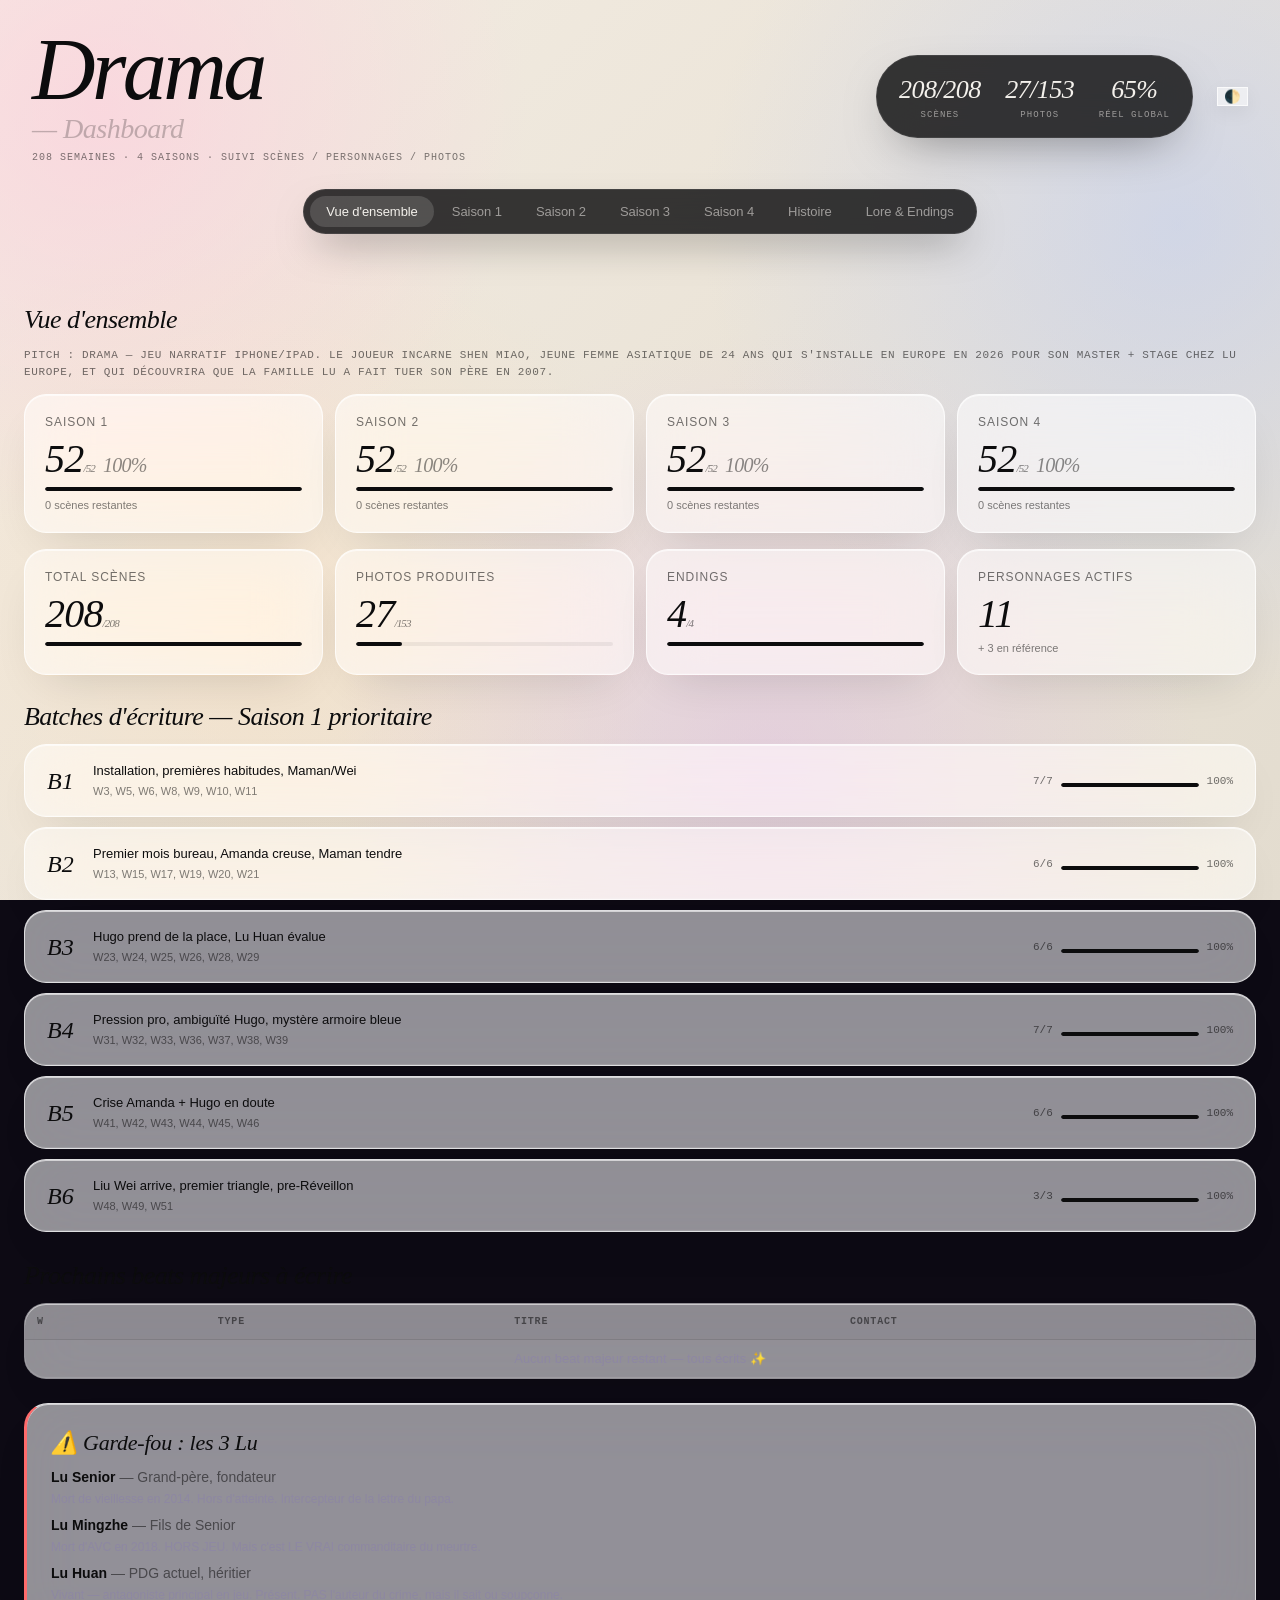
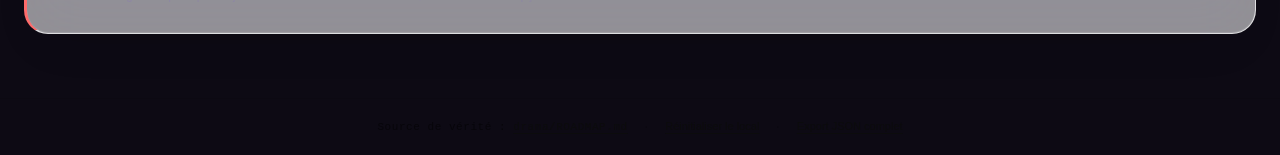
<file: index.html>
<!DOCTYPE html>
<html lang="fr">
<head>
  <meta charset="UTF-8">
  <meta name="viewport" content="width=device-width, initial-scale=1.0">
  <title>Drama — Dashboard de production</title>
  <link rel="stylesheet" href="css/style.css">
</head>
<body>
  <header class="topbar">
    <div class="title-block">
      <h1>Drama <span class="muted">— Dashboard</span></h1>
      <p class="subtitle">208 semaines · 4 saisons · suivi scènes / personnages / photos</p>
    </div>
    <div class="global-progress" id="globalProgress"></div>
    <button class="theme-toggle" id="themeToggle" aria-label="Basculer thème" title="Basculer thème glass / sombre">🌓</button>
  </header>

  <nav class="tabs" id="mainTabs">
    <button class="tab active" data-tab="overview">Vue d'ensemble</button>
    <button class="tab" data-tab="s1">Saison 1</button>
    <button class="tab" data-tab="s2">Saison 2</button>
    <button class="tab" data-tab="s3">Saison 3</button>
    <button class="tab" data-tab="s4">Saison 4</button>
    <button class="tab" data-tab="story">Histoire</button>
    <button class="tab" data-tab="lore">Lore &amp; Endings</button>
  </nav>

  <main id="content"></main>

  <footer class="footer">
    <span>Source de vérité : <a href="https://github.com/teiki5320/drama/blob/main/ROADMAP.md" target="_blank" rel="noopener">drama/ROADMAP.md</a></span>
    <span class="sep">·</span>
    <button id="resetLocal" class="link-btn" title="Efface les statuts photos / notes locaux">Réinitialiser le local</button>
    <span class="sep">·</span>
    <button id="exportAll" class="link-btn" title="Exporte l'état courant en JSON">Export JSON complet</button>
  </footer>

  <!-- Modale scène -->
  <div class="modal-backdrop" id="modalBackdrop" hidden>
    <div class="modal" id="modal">
      <button class="modal-close" id="modalClose">&times;</button>
      <div class="modal-body" id="modalBody"></div>
    </div>
  </div>

  <script src="js/data.js"></script>
  <script src="js/data-vn-extras.js"></script>
  <script src="js/data-vn-text-variants.js"></script>
  <script src="js/data-arcs-extras.js"></script>
  <script src="js/data-photos-extras.js"></script>
  <script src="js/story.js"></script>
  <script src="js/app.js"></script>
  <script src="js/data-story-subarcs.js"></script>
</body>
</html>
</file>
<file: css/style.css>
/* Drama Dashboard — thème sombre dramatique */

:root {
  --bg: #0d0a14;
  --bg-elev: #15111e;
  --bg-elev-2: #1d1729;
  --border: #2a2238;
  --border-strong: #3a304e;
  --text: #ece7f5;
  --text-muted: #8e88a3;
  --text-dim: #5d566f;
  --accent: #e94f8e;
  --accent-2: #b48bff;
  --accent-3: #6dd2ff;
  --ok: #5dd39e;
  --warn: #ffb454;
  --danger: #ff6b6b;
  --major: #e94f8e;
  --chitchat: #6dd2ff;
  --cinematic: #ffd166;
  --empty: #5d566f;
  --radius: 10px;
  --radius-sm: 6px;
  --shadow: 0 4px 24px rgba(0,0,0,0.4);
  --font-mono: ui-monospace, "SF Mono", Menlo, monospace;
}

* { box-sizing: border-box; }

html, body {
  margin: 0;
  padding: 0;
  background: var(--bg);
  color: var(--text);
  font-family: -apple-system, BlinkMacSystemFont, "Segoe UI", Roboto, Helvetica, Arial, sans-serif;
  font-size: 14px;
  line-height: 1.5;
  min-height: 100vh;
}

a { color: var(--accent-2); text-decoration: none; }
a:hover { text-decoration: underline; }

.topbar {
  display: flex;
  align-items: center;
  justify-content: space-between;
  padding: 18px 24px;
  background: linear-gradient(135deg, #1a1428 0%, #15111e 100%);
  border-bottom: 1px solid var(--border);
  flex-wrap: wrap;
  gap: 16px;
}

.title-block h1 {
  margin: 0;
  font-size: 22px;
  font-weight: 700;
  letter-spacing: -0.3px;
}
.muted { color: var(--text-muted); font-weight: 400; }
.subtitle { margin: 2px 0 0; color: var(--text-muted); font-size: 12px; }

.global-progress {
  display: flex;
  gap: 14px;
  align-items: center;
  flex-wrap: wrap;
}

.kpi {
  display: flex;
  flex-direction: column;
  align-items: flex-end;
  min-width: 70px;
}
.kpi-value {
  font-family: var(--font-mono);
  font-size: 18px;
  font-weight: 700;
  color: var(--accent);
}
.kpi-label {
  font-size: 10px;
  color: var(--text-muted);
  text-transform: uppercase;
  letter-spacing: 0.6px;
}

.tabs {
  display: flex;
  gap: 2px;
  padding: 0 24px;
  background: var(--bg-elev);
  border-bottom: 1px solid var(--border);
  overflow-x: auto;
}
.tab {
  background: transparent;
  border: 0;
  color: var(--text-muted);
  padding: 12px 18px;
  font-size: 13px;
  font-weight: 600;
  cursor: pointer;
  border-bottom: 2px solid transparent;
  transition: color 0.15s, border-color 0.15s;
  white-space: nowrap;
}
.tab:hover { color: var(--text); }
.tab.active {
  color: var(--accent);
  border-bottom-color: var(--accent);
}

.subtabs {
  display: flex;
  gap: 8px;
  padding: 12px 0 16px;
  border-bottom: 1px solid var(--border);
  margin-bottom: 18px;
  flex-wrap: wrap;
}
.subtab {
  background: var(--bg-elev);
  border: 1px solid var(--border);
  color: var(--text-muted);
  padding: 6px 14px;
  font-size: 12px;
  font-weight: 600;
  border-radius: 999px;
  cursor: pointer;
  transition: all 0.15s;
}
.subtab:hover { color: var(--text); border-color: var(--border-strong); }
.subtab.active {
  background: var(--accent);
  color: #fff;
  border-color: var(--accent);
}

main {
  padding: 24px;
  max-width: 1400px;
  margin: 0 auto;
}

.section { display: none; }
.section.active { display: block; }

.section-title {
  font-size: 18px;
  font-weight: 700;
  margin: 0 0 12px;
}
.section-subtitle {
  color: var(--text-muted);
  font-size: 13px;
  margin: 0 0 20px;
}

.cards-grid {
  display: grid;
  grid-template-columns: repeat(auto-fit, minmax(220px, 1fr));
  gap: 14px;
  margin-bottom: 28px;
}
.card {
  background: var(--bg-elev);
  border: 1px solid var(--border);
  border-radius: var(--radius);
  padding: 16px;
}
.card h3 {
  margin: 0 0 8px;
  font-size: 13px;
  font-weight: 600;
  color: var(--text-muted);
  text-transform: uppercase;
  letter-spacing: 0.5px;
}
.card .big {
  font-family: var(--font-mono);
  font-size: 28px;
  font-weight: 700;
  color: var(--text);
}
.card .pct { color: var(--accent); font-size: 16px; margin-left: 6px; }

.progress-bar {
  height: 6px;
  background: var(--bg-elev-2);
  border-radius: 3px;
  overflow: hidden;
  margin-top: 8px;
}
.progress-bar > span {
  display: block;
  height: 100%;
  background: linear-gradient(90deg, var(--accent), var(--accent-2));
  transition: width 0.4s;
}

.filters {
  display: flex;
  gap: 8px;
  flex-wrap: wrap;
  margin-bottom: 16px;
  padding: 10px;
  background: var(--bg-elev);
  border: 1px solid var(--border);
  border-radius: var(--radius);
}
.filters label {
  display: flex;
  align-items: center;
  gap: 6px;
  font-size: 12px;
  color: var(--text-muted);
}
.filters select, .filters input[type="search"] {
  background: var(--bg-elev-2);
  border: 1px solid var(--border);
  color: var(--text);
  padding: 5px 10px;
  border-radius: var(--radius-sm);
  font-size: 12px;
  font-family: inherit;
}
.filters input[type="search"] { min-width: 180px; }
.filters .chip-counts {
  margin-left: auto;
  display: flex;
  gap: 8px;
  font-size: 11px;
}
.chip {
  background: var(--bg-elev-2);
  border: 1px solid var(--border);
  padding: 3px 9px;
  border-radius: 999px;
  font-size: 11px;
}

.timeline-table {
  width: 100%;
  border-collapse: collapse;
  background: var(--bg-elev);
  border: 1px solid var(--border);
  border-radius: var(--radius);
  overflow: hidden;
  font-size: 13px;
}
.timeline-table thead th {
  background: var(--bg-elev-2);
  text-align: left;
  padding: 10px 12px;
  font-weight: 600;
  font-size: 11px;
  text-transform: uppercase;
  letter-spacing: 0.5px;
  color: var(--text-muted);
  border-bottom: 1px solid var(--border);
}
.timeline-table tbody tr {
  border-bottom: 1px solid var(--border);
  cursor: pointer;
  transition: background 0.1s;
}
.timeline-table tbody tr:hover { background: var(--bg-elev-2); }
.timeline-table tbody tr:last-child { border-bottom: 0; }
.timeline-table td { padding: 9px 12px; vertical-align: middle; }
.timeline-table .col-w { font-family: var(--font-mono); color: var(--text-muted); width: 45px; }
.timeline-table .col-type { width: 28px; text-align: center; }
.timeline-table .col-batch { font-family: var(--font-mono); color: var(--text-muted); width: 38px; font-size: 11px; }
.timeline-table .col-status { width: 60px; text-align: center; }
.timeline-table .row-major { background: rgba(233, 79, 142, 0.05); }
.timeline-table .row-cinematic { background: rgba(255, 209, 102, 0.06); }
.timeline-table .row-todo .col-w { color: var(--warn); }

.scene-id-tag {
  display: inline-block;
  background: var(--bg-elev-2);
  color: var(--text-muted);
  padding: 1px 6px;
  border-radius: 4px;
  font-family: var(--font-mono);
  font-size: 10px;
  margin-left: 6px;
}

.badge {
  display: inline-block;
  padding: 2px 8px;
  border-radius: 999px;
  font-size: 11px;
  font-weight: 600;
}
.badge-done { background: rgba(93, 211, 158, 0.15); color: var(--ok); }
.badge-todo { background: rgba(255, 180, 84, 0.15); color: var(--warn); }
.badge-produced { background: rgba(93, 211, 158, 0.15); color: var(--ok); }
.badge-shoot { background: rgba(255, 107, 107, 0.18); color: var(--danger); }
.badge-raw { background: rgba(109, 210, 255, 0.15); color: var(--accent-3); }
.badge-retouched { background: rgba(180, 139, 255, 0.18); color: var(--accent-2); }
.badge-validated { background: rgba(93, 211, 158, 0.18); color: var(--ok); }

.type-icon { font-size: 14px; display: inline-block; }
.type-major { color: var(--major); }
.type-chitchat { color: var(--chitchat); }
.type-cinematic { color: var(--cinematic); }
.type-empty { color: var(--empty); }

.persona-grid {
  display: grid;
  grid-template-columns: repeat(auto-fill, minmax(260px, 1fr));
  gap: 12px;
}
.persona-card {
  background: var(--bg-elev);
  border: 1px solid var(--border);
  border-radius: var(--radius);
  padding: 14px;
  border-left: 3px solid var(--accent);
}
.persona-card.faction-famille { border-left-color: var(--ok); }
.persona-card.faction-romance { border-left-color: var(--accent); }
.persona-card.faction-lu { border-left-color: var(--danger); }
.persona-card.faction-mystere { border-left-color: var(--accent-2); }
.persona-card.faction-protagoniste { border-left-color: var(--accent-3); }
.persona-card.faction-reference { border-left-color: var(--text-dim); opacity: 0.7; }

.persona-card h3 {
  margin: 0 0 4px;
  font-size: 15px;
  display: flex;
  align-items: center;
  gap: 8px;
  flex-wrap: wrap;
}
.persona-card .role { color: var(--text-muted); font-size: 12px; margin-bottom: 8px; }
.persona-card .desc { font-size: 12px; color: var(--text); margin-bottom: 8px; }
.persona-card .meta {
  display: flex;
  gap: 10px;
  font-size: 11px;
  color: var(--text-muted);
  font-family: var(--font-mono);
}
.persona-card .seasons-dots { display: flex; gap: 3px; }
.persona-card .seasons-dots span {
  width: 14px; height: 14px;
  display: inline-flex;
  align-items: center; justify-content: center;
  background: var(--bg-elev-2);
  border-radius: 50%;
  font-size: 9px;
  color: var(--text-muted);
}
.persona-card .seasons-dots span.on { background: var(--accent); color: #fff; }

.photos-grid {
  display: grid;
  grid-template-columns: repeat(auto-fill, minmax(220px, 1fr));
  gap: 14px;
}
.photo-card {
  background: var(--bg-elev);
  border: 1px solid var(--border);
  border-radius: var(--radius);
  overflow: hidden;
  display: flex;
  flex-direction: column;
}
.photo-thumb {
  aspect-ratio: 4/3;
  background: var(--bg-elev-2);
  position: relative;
  display: flex;
  align-items: center;
  justify-content: center;
  overflow: hidden;
}
.photo-thumb img { width: 100%; height: 100%; object-fit: cover; }
.photo-thumb .placeholder { font-size: 32px; color: var(--text-dim); }
.photo-thumb .kind-tag {
  position: absolute;
  top: 8px; left: 8px;
  background: rgba(0,0,0,0.6);
  color: #fff;
  padding: 2px 6px;
  border-radius: 3px;
  font-size: 10px;
  text-transform: uppercase;
  font-weight: 600;
  letter-spacing: 0.4px;
}
.photo-card .photo-body {
  padding: 10px 12px;
  display: flex;
  flex-direction: column;
  gap: 6px;
  flex: 1;
}
.photo-card .photo-desc { font-size: 12px; flex: 1; }
.photo-card .photo-meta {
  display: flex;
  justify-content: space-between;
  align-items: center;
  font-size: 11px;
  color: var(--text-muted);
}
.photo-card select.status-select {
  background: var(--bg-elev-2);
  border: 1px solid var(--border);
  color: var(--text);
  padding: 4px 8px;
  border-radius: var(--radius-sm);
  font-size: 11px;
}

.modal-backdrop {
  position: fixed;
  inset: 0;
  background: rgba(0,0,0,0.7);
  display: flex;
  align-items: center;
  justify-content: center;
  z-index: 100;
  padding: 20px;
}
.modal-backdrop[hidden] { display: none; }
.modal {
  background: var(--bg-elev);
  border: 1px solid var(--border);
  border-radius: var(--radius);
  max-width: 600px;
  width: 100%;
  max-height: 80vh;
  overflow-y: auto;
  padding: 24px;
  position: relative;
  box-shadow: var(--shadow);
}
.modal-close {
  position: absolute;
  top: 10px; right: 14px;
  background: transparent;
  border: 0;
  color: var(--text-muted);
  font-size: 26px;
  cursor: pointer;
  line-height: 1;
}
.modal-close:hover { color: var(--text); }
.modal h2 { margin: 0 0 4px; font-size: 18px; }
.modal .modal-sub { color: var(--text-muted); margin: 0 0 18px; font-size: 12px; }
.modal pre {
  background: var(--bg);
  border: 1px solid var(--border);
  padding: 12px;
  border-radius: var(--radius-sm);
  overflow-x: auto;
  font-size: 11px;
  font-family: var(--font-mono);
  color: var(--accent-3);
}
.modal textarea {
  width: 100%;
  min-height: 80px;
  background: var(--bg);
  color: var(--text);
  border: 1px solid var(--border);
  border-radius: var(--radius-sm);
  padding: 8px;
  font-family: inherit;
  font-size: 12px;
  resize: vertical;
}

.lore-grid {
  display: grid;
  grid-template-columns: repeat(auto-fit, minmax(280px, 1fr));
  gap: 14px;
  margin-bottom: 28px;
}
.lore-card {
  background: var(--bg-elev);
  border: 1px solid var(--border);
  border-radius: var(--radius);
  padding: 16px;
}
.lore-card h3 { margin: 0 0 8px; font-size: 16px; }
.lore-card .warn {
  margin-top: 10px;
  padding: 8px 10px;
  background: rgba(255, 107, 107, 0.1);
  border-left: 3px solid var(--danger);
  border-radius: var(--radius-sm);
  font-size: 12px;
  color: var(--danger);
}
.lore-card .role { color: var(--text-muted); font-size: 12px; margin-bottom: 4px; }

.timeline-history {
  background: var(--bg-elev);
  border: 1px solid var(--border);
  border-radius: var(--radius);
  padding: 16px;
}
.timeline-history li { margin-bottom: 6px; }
.timeline-history strong { color: var(--accent); font-family: var(--font-mono); }

.endings-grid {
  display: grid;
  grid-template-columns: repeat(auto-fit, minmax(180px, 1fr));
  gap: 12px;
}
.ending-card {
  background: var(--bg-elev);
  border: 1px solid var(--border);
  border-radius: var(--radius);
  padding: 16px;
  text-align: center;
}
.ending-card .em { font-size: 32px; }
.ending-card h4 { margin: 4px 0; }
.ending-card .desc { color: var(--text-muted); font-size: 12px; }

.batches-list { display: flex; flex-direction: column; gap: 10px; margin-bottom: 24px; }
.batch-row {
  background: var(--bg-elev);
  border: 1px solid var(--border);
  border-radius: var(--radius);
  padding: 12px 14px;
  display: flex;
  align-items: center;
  gap: 14px;
  flex-wrap: wrap;
}
.batch-row .batch-id {
  font-family: var(--font-mono);
  font-weight: 700;
  color: var(--accent);
  width: 32px;
}
.batch-row .batch-theme { flex: 1; font-size: 13px; }
.batch-row .batch-progress {
  display: flex;
  align-items: center;
  gap: 8px;
  font-family: var(--font-mono);
  font-size: 12px;
  color: var(--text-muted);
  min-width: 200px;
}
.batch-row .progress-bar { flex: 1; }

.footer {
  text-align: center;
  padding: 20px;
  color: var(--text-muted);
  font-size: 12px;
  border-top: 1px solid var(--border);
  margin-top: 40px;
}
.footer .sep { margin: 0 8px; color: var(--text-dim); }
.link-btn {
  background: transparent;
  border: 0;
  color: var(--accent-2);
  cursor: pointer;
  font-size: inherit;
  padding: 0;
}
.link-btn:hover { text-decoration: underline; }

.note-area {
  width: 100%;
  margin-top: 8px;
  min-height: 60px;
  background: var(--bg);
  border: 1px solid var(--border);
  color: var(--text);
  padding: 8px;
  border-radius: var(--radius-sm);
  font-family: inherit;
  font-size: 12px;
}

/* ===== Story (onglet Histoire) ===== */
.story-acte {
  background: var(--bg-elev);
  border: 1px solid var(--border);
  border-radius: var(--radius);
  padding: 22px 26px;
  margin-bottom: 18px;
  border-left: 3px solid var(--accent);
}
.story-acte-title {
  margin: 0 0 4px;
  font-size: 17px;
  font-weight: 700;
  color: var(--accent);
}
.story-acte-range {
  margin: 0 0 14px;
  font-size: 12px;
  color: var(--text-muted);
  font-family: var(--font-mono);
}
.story-paragraph {
  margin: 0 0 12px;
  font-size: 14px;
  line-height: 1.7;
  color: var(--text);
  text-align: justify;
}
.story-paragraph:last-child { margin-bottom: 0; }

@media (max-width: 640px) {
  .topbar { flex-direction: column; align-items: flex-start; }
  .global-progress { width: 100%; }
  main { padding: 14px; }
  .timeline-table { font-size: 12px; }
  .timeline-table .col-batch { display: none; }
  .story-acte { padding: 16px; }
  .story-paragraph { text-align: left; }
}

/* ============================================================
   GLASS BENTO LIGHT THEME — body[data-theme="glass"]
   Editorial : Instrument Serif italic + Inter Tight, palette
   ink/paper/cream, glass cards, dark accents, bento sizes.
   v2 : titre réduit, paddings serrés, glass renforcé, % réel.
   ============================================================ */

@import url('https://fonts.googleapis.com/css2?family=Instrument+Serif:ital@0;1&family=Inter+Tight:wght@300;400;500;600;700&family=JetBrains+Mono:wght@400;500&display=swap');

body[data-theme="glass"] {
  --ink: #0c0c0d;
  --ink-soft: #2a2a2d;
  --paper: #f4f1ec;
  --paper-soft: #e9e5dd;
  --line: rgba(12, 12, 13, 0.10);
  --line-soft: rgba(12, 12, 13, 0.06);
  --glass-light: rgba(255, 255, 255, 0.55);
  --glass-light-border: rgba(255, 255, 255, 0.7);
  --glass-dark: rgba(20, 20, 22, 0.85);
  --glass-dark-border: rgba(255, 255, 255, 0.08);
  --display-font: "Instrument Serif", Georgia, serif;
  --sans-font: "Inter Tight", -apple-system, BlinkMacSystemFont, "Segoe UI", sans-serif;
  --mono-font: "JetBrains Mono", ui-monospace, "SF Mono", monospace;

  background:
    radial-gradient(circle at 8% 12%, rgba(255, 200, 220, 0.55), transparent 30%),
    radial-gradient(circle at 92% 25%, rgba(180, 200, 250, 0.45), transparent 35%),
    radial-gradient(circle at 60% 85%, rgba(220, 180, 230, 0.4), transparent 40%),
    radial-gradient(circle at 20% 70%, rgba(255, 220, 180, 0.35), transparent 35%),
    linear-gradient(135deg, #f4ede3 0%, #ebe4d8 50%, #e3dccf 100%);
  background-attachment: fixed;
  color: var(--ink);
  font-family: var(--sans-font);
  min-height: 100vh;
}
body[data-theme="glass"]::before {
  content: '';
  position: fixed;
  inset: 0;
  background:
    radial-gradient(ellipse at 30% 15%, rgba(255, 230, 240, 0.3), transparent 55%),
    radial-gradient(ellipse at 80% 85%, rgba(220, 230, 255, 0.3), transparent 55%);
  z-index: -1;
  pointer-events: none;
}

/* ----- Topbar : editorial title (serré) ----- */
body[data-theme="glass"] .topbar {
  background: transparent;
  border-bottom: 0;
  padding: 28px 32px 12px;
  align-items: center;
  justify-content: space-between;
  flex-wrap: wrap;
  gap: 24px;
}
body[data-theme="glass"] .title-block {
  flex: 1;
  min-width: 0;
}
body[data-theme="glass"] .title-block h1 {
  font-family: var(--display-font);
  font-style: italic;
  font-weight: 400;
  font-size: clamp(44px, 7vw, 88px);
  line-height: 0.95;
  letter-spacing: -0.04em;
  color: var(--ink);
  margin: 0;
  font-feature-settings: "ss01";
}
body[data-theme="glass"] .title-block h1 .muted {
  display: block;
  font-style: italic;
  font-family: var(--display-font);
  font-size: 0.32em;
  font-weight: 400;
  opacity: 0.45;
  margin-top: 4px;
  letter-spacing: -0.02em;
}
body[data-theme="glass"] .subtitle {
  font-family: var(--mono-font);
  font-size: 10px;
  text-transform: uppercase;
  letter-spacing: 0.10em;
  color: rgba(0, 0, 0, 0.5);
  margin-top: 8px;
}
body[data-theme="glass"] .muted { color: rgba(0, 0, 0, 0.5); }

/* ----- KPI block as dark glass pill (compact) ----- */
body[data-theme="glass"] .global-progress {
  background: var(--glass-dark);
  color: var(--paper);
  padding: 14px 22px;
  border-radius: 100px;
  gap: 24px;
  border: 1px solid var(--glass-dark-border);
  backdrop-filter: blur(20px) saturate(140%);
  -webkit-backdrop-filter: blur(20px) saturate(140%);
  box-shadow: 0 18px 50px -22px rgba(0, 0, 0, 0.5);
}
body[data-theme="glass"] .kpi { align-items: center; }
body[data-theme="glass"] .kpi-value {
  font-family: var(--display-font);
  font-style: italic;
  font-size: 26px;
  font-weight: 400;
  color: var(--paper);
  letter-spacing: -0.02em;
}
body[data-theme="glass"] .kpi-label {
  color: rgba(244, 241, 236, 0.55);
  font-family: var(--mono-font);
  font-size: 9px;
  letter-spacing: 0.12em;
  text-transform: uppercase;
}

/* ----- Theme toggle ----- */
body[data-theme="glass"] .theme-toggle {
  background: var(--glass-light);
  border: 1px solid var(--glass-light-border);
  color: var(--ink);
  backdrop-filter: blur(20px);
  -webkit-backdrop-filter: blur(20px);
  box-shadow: 0 6px 20px rgba(0, 0, 0, 0.06);
}

/* ----- Tabs as dark floating pill ----- */
body[data-theme="glass"] .tabs {
  background: var(--glass-dark);
  border: 1px solid var(--glass-dark-border);
  border-radius: 100px;
  padding: 6px;
  margin: 12px auto 20px;
  max-width: max-content;
  gap: 2px;
  backdrop-filter: blur(20px);
  -webkit-backdrop-filter: blur(20px);
  box-shadow: 0 18px 40px -15px rgba(0, 0, 0, 0.5);
  overflow-x: auto;
}
body[data-theme="glass"] .tab {
  color: rgba(244, 241, 236, 0.55);
  font-family: var(--sans-font);
  border-radius: 100px;
  padding: 8px 16px;
  font-size: 13px;
  font-weight: 500;
  border-bottom: 0;
  letter-spacing: -0.005em;
}
body[data-theme="glass"] .tab:hover {
  color: var(--paper);
  background: rgba(255, 255, 255, 0.06);
}
body[data-theme="glass"] .tab.active {
  background: rgba(255, 255, 255, 0.14);
  color: var(--paper);
  border-bottom-color: transparent;
}

/* ----- Sub-tabs ----- */
body[data-theme="glass"] .subtabs {
  border-bottom: 1px solid var(--line);
  gap: 8px;
  padding: 16px 0;
}
body[data-theme="glass"] .subtab {
  background: var(--glass-light);
  border: 1px solid var(--glass-light-border);
  color: rgba(0, 0, 0, 0.6);
  backdrop-filter: blur(15px);
  -webkit-backdrop-filter: blur(15px);
  font-family: var(--sans-font);
}
body[data-theme="glass"] .subtab:hover {
  color: var(--ink);
  background: rgba(255, 255, 255, 0.78);
  border-color: var(--line);
}
body[data-theme="glass"] .subtab.active {
  background: var(--ink);
  color: var(--paper);
  border-color: var(--ink);
}

/* ----- Glass cards (liquid glass intensified) ----- */
body[data-theme="glass"] .card,
body[data-theme="glass"] .lore-card,
body[data-theme="glass"] .persona-card,
body[data-theme="glass"] .photo-card,
body[data-theme="glass"] .ending-card,
body[data-theme="glass"] .story-acte,
body[data-theme="glass"] .timeline-history,
body[data-theme="glass"] .filters,
body[data-theme="glass"] .batch-row,
body[data-theme="glass"] .timeline-table,
body[data-theme="glass"] .modal {
  background: var(--glass-light);
  border: 1px solid var(--glass-light-border);
  color: var(--ink);
  backdrop-filter: blur(30px) saturate(180%);
  -webkit-backdrop-filter: blur(30px) saturate(180%);
  box-shadow: 0 20px 50px -22px rgba(0, 0, 0, 0.16),
              inset 0 1px 0 rgba(255, 255, 255, 0.6),
              inset 0 -1px 1px rgba(255, 255, 255, 0.15);
  border-radius: 22px;
  font-family: var(--sans-font);
}

body[data-theme="glass"] .cards-grid { gap: 12px; margin-bottom: 16px; }

body[data-theme="glass"] .card { padding: 18px 20px; }
body[data-theme="glass"] .card h3 {
  color: rgba(0, 0, 0, 0.55);
  font-family: var(--sans-font);
  font-size: 12px;
  font-weight: 500;
  letter-spacing: 0.08em;
  text-transform: uppercase;
}
body[data-theme="glass"] .card .big {
  font-family: var(--display-font);
  font-style: italic;
  font-size: 40px;
  font-weight: 400;
  color: var(--ink);
  letter-spacing: -0.02em;
  line-height: 1;
}
body[data-theme="glass"] .card .pct {
  font-family: var(--display-font);
  font-style: italic;
  color: rgba(0, 0, 0, 0.45);
  font-size: 20px;
  margin-left: 8px;
}
body[data-theme="glass"] .card .muted { font-size: 11px; }

/* Progress bars : minimal lines */
body[data-theme="glass"] .progress-bar {
  background: rgba(0, 0, 0, 0.06);
  height: 4px;
  border-radius: 2px;
}
body[data-theme="glass"] .progress-bar > span {
  background: var(--ink);
  border-radius: 2px;
}

/* ----- Section titles in serif italic ----- */
body[data-theme="glass"] .section-title {
  font-family: var(--display-font);
  font-style: italic;
  font-weight: 400;
  font-size: 26px;
  letter-spacing: -0.02em;
  color: var(--ink);
  margin: 22px 0 8px;
}
body[data-theme="glass"] .section-subtitle {
  font-family: var(--mono-font);
  font-size: 11px;
  letter-spacing: 0.06em;
  color: rgba(0, 0, 0, 0.55);
  text-transform: uppercase;
  margin-bottom: 14px;
}

/* ----- Filters ----- */
body[data-theme="glass"] .filters {
  border-radius: 18px;
  padding: 16px 18px;
}
body[data-theme="glass"] .filters label {
  color: rgba(0, 0, 0, 0.6);
  font-size: 12px;
}
body[data-theme="glass"] .filters select,
body[data-theme="glass"] .filters input[type="search"],
body[data-theme="glass"] select.status-select,
body[data-theme="glass"] .modal textarea,
body[data-theme="glass"] .note-area {
  background: rgba(255, 255, 255, 0.85);
  border: 1px solid var(--line);
  color: var(--ink);
  font-family: var(--sans-font);
  border-radius: 100px;
  padding: 6px 14px;
}
body[data-theme="glass"] select.status-select { border-radius: 100px; }
body[data-theme="glass"] .note-area { border-radius: 16px; padding: 10px 14px; }

/* ----- Chips ----- */
body[data-theme="glass"] .chip {
  background: rgba(255, 255, 255, 0.85);
  border: 1px solid var(--line);
  color: rgba(0, 0, 0, 0.7);
  font-family: var(--mono-font);
  font-size: 10px;
  letter-spacing: 0.04em;
  padding: 4px 10px;
}

/* ----- Timeline table ----- */
body[data-theme="glass"] .timeline-table {
  border-radius: 22px;
  overflow: hidden;
  font-family: var(--sans-font);
}
body[data-theme="glass"] .timeline-table thead th {
  background: rgba(0, 0, 0, 0.04);
  color: rgba(0, 0, 0, 0.5);
  border-bottom: 1px solid var(--line);
  font-family: var(--mono-font);
  font-size: 10px;
  letter-spacing: 0.08em;
}
body[data-theme="glass"] .timeline-table tbody tr {
  border-bottom: 1px solid var(--line-soft);
}
body[data-theme="glass"] .timeline-table tbody tr:hover {
  background: rgba(0, 0, 0, 0.025);
}
body[data-theme="glass"] .timeline-table .col-w {
  font-family: var(--mono-font);
  color: rgba(0, 0, 0, 0.45);
  font-size: 12px;
}
body[data-theme="glass"] .timeline-table .row-major {
  background: rgba(12, 12, 13, 0.04);
}
body[data-theme="glass"] .timeline-table .row-cinematic {
  background: rgba(255, 209, 102, 0.13);
}
body[data-theme="glass"] .timeline-table .row-todo .col-w { color: #b8742d; }

body[data-theme="glass"] .scene-id-tag {
  background: rgba(0, 0, 0, 0.05);
  color: rgba(0, 0, 0, 0.55);
  font-family: var(--mono-font);
}

/* ----- Persona cards ----- */
body[data-theme="glass"] .persona-card {
  padding: 18px 20px;
  border-radius: 22px;
}
body[data-theme="glass"] .persona-card h3 {
  font-family: var(--sans-font);
  font-size: 16px;
  font-weight: 500;
  text-transform: none;
  letter-spacing: -0.005em;
  color: var(--ink);
}
body[data-theme="glass"] .persona-card .role {
  color: rgba(0, 0, 0, 0.5);
  font-family: var(--mono-font);
  font-size: 10px;
  text-transform: uppercase;
  letter-spacing: 0.08em;
}
body[data-theme="glass"] .persona-card .desc { color: rgba(0, 0, 0, 0.85); }
body[data-theme="glass"] .persona-card .meta {
  color: rgba(0, 0, 0, 0.5);
  font-family: var(--mono-font);
}
body[data-theme="glass"] .persona-card .seasons-dots span {
  background: rgba(0, 0, 0, 0.08);
  color: rgba(0, 0, 0, 0.55);
}
body[data-theme="glass"] .persona-card .seasons-dots span.on {
  background: var(--ink);
  color: var(--paper);
}
body[data-theme="glass"] .persona-card.faction-famille { border-left: 3px solid #1f8a5a; }
body[data-theme="glass"] .persona-card.faction-romance { border-left: 3px solid #c44; }
body[data-theme="glass"] .persona-card.faction-lu { border-left: 3px solid #6b4dc7; }
body[data-theme="glass"] .persona-card.faction-mystere { border-left: 3px solid #2a2a2d; }
body[data-theme="glass"] .persona-card.faction-protagoniste { border-left: 3px solid #b8742d; }
body[data-theme="glass"] .persona-card.faction-reference { border-left: 3px solid rgba(0,0,0,0.2); opacity: 0.75; }

/* ----- Photo cards ----- */
body[data-theme="glass"] .photo-card {
  padding: 0;
  overflow: hidden;
  border-radius: 22px;
}
body[data-theme="glass"] .photo-thumb { background: rgba(0, 0, 0, 0.06); }
body[data-theme="glass"] .photo-card .photo-meta { color: rgba(0, 0, 0, 0.55); }

/* ----- Story (Histoire) — editorial reading (compact) ----- */
body[data-theme="glass"] .story-acte {
  padding: 22px 26px;
  border-radius: 22px;
}
body[data-theme="glass"] .story-acte-title {
  font-family: var(--display-font);
  font-style: italic;
  font-weight: 400;
  color: var(--ink);
  font-size: 22px;
  letter-spacing: -0.02em;
  margin-bottom: 8px;
}
body[data-theme="glass"] .story-acte-range {
  color: rgba(0, 0, 0, 0.5);
  font-family: var(--mono-font);
  font-size: 11px;
  letter-spacing: 0.08em;
  text-transform: uppercase;
}
body[data-theme="glass"] .story-paragraph {
  color: rgba(0, 0, 0, 0.85);
  line-height: 1.8;
  font-size: 15px;
  font-family: var(--sans-font);
}

/* ----- Lore ----- */
body[data-theme="glass"] .lore-card { padding: 22px 24px; border-radius: 24px; }
body[data-theme="glass"] .lore-card h3 {
  font-family: var(--display-font);
  font-style: italic;
  font-size: 22px;
  font-weight: 400;
  color: var(--ink);
  letter-spacing: -0.01em;
}
body[data-theme="glass"] .lore-card .role {
  color: rgba(0, 0, 0, 0.5);
  font-family: var(--mono-font);
  font-size: 10px;
  text-transform: uppercase;
  letter-spacing: 0.08em;
}
body[data-theme="glass"] .lore-card .warn {
  background: rgba(196, 68, 68, 0.10);
  color: #a93535;
  border-left-color: #c44;
  font-family: var(--mono-font);
  font-size: 11px;
  letter-spacing: 0.04em;
}
body[data-theme="glass"] .timeline-history { padding: 22px 28px; border-radius: 24px; }
body[data-theme="glass"] .timeline-history strong {
  color: #a93535;
  font-family: var(--mono-font);
}

/* ----- Endings ----- */
body[data-theme="glass"] .ending-card {
  padding: 24px;
  border-radius: 24px;
}
body[data-theme="glass"] .ending-card h4 {
  font-family: var(--display-font);
  font-style: italic;
  font-size: 22px;
  font-weight: 400;
  color: var(--ink);
}
body[data-theme="glass"] .ending-card .desc {
  color: rgba(0, 0, 0, 0.6);
  font-size: 13px;
}

/* ----- Batches ----- */
body[data-theme="glass"] .batch-row {
  border-radius: 22px;
  padding: 16px 22px;
}
body[data-theme="glass"] .batch-row .batch-id {
  color: var(--ink);
  font-family: var(--display-font);
  font-style: italic;
  font-size: 24px;
  font-weight: 400;
}
body[data-theme="glass"] .batch-row .batch-progress {
  color: rgba(0, 0, 0, 0.55);
  font-family: var(--mono-font);
  font-size: 11px;
}

/* ----- Badges ----- */
body[data-theme="glass"] .badge {
  font-family: var(--mono-font);
  font-size: 10px;
  letter-spacing: 0.06em;
}
body[data-theme="glass"] .badge-done { background: rgba(31, 138, 90, 0.16); color: #1f8a5a; }
body[data-theme="glass"] .badge-todo { background: rgba(184, 116, 45, 0.18); color: #b8742d; }
body[data-theme="glass"] .badge-shoot { background: rgba(196, 68, 68, 0.18); color: #c44; }
body[data-theme="glass"] .badge-raw { background: rgba(42, 125, 168, 0.18); color: #2a7da8; }
body[data-theme="glass"] .badge-retouched { background: rgba(107, 77, 199, 0.18); color: #6b4dc7; }
body[data-theme="glass"] .badge-validated,
body[data-theme="glass"] .badge-produced { background: rgba(31, 138, 90, 0.18); color: #1f8a5a; }

/* ----- Modal ----- */
body[data-theme="glass"] .modal-backdrop {
  background: rgba(0, 0, 0, 0.5);
  backdrop-filter: blur(10px);
  -webkit-backdrop-filter: blur(10px);
}
body[data-theme="glass"] .modal { padding: 32px; }
body[data-theme="glass"] .modal h2 {
  font-family: var(--display-font);
  font-style: italic;
  font-size: 28px;
  font-weight: 400;
  color: var(--ink);
  letter-spacing: -0.02em;
}
body[data-theme="glass"] .modal .modal-sub {
  color: rgba(0, 0, 0, 0.55);
  font-family: var(--mono-font);
  font-size: 11px;
  letter-spacing: 0.06em;
}
body[data-theme="glass"] .modal-close { color: rgba(0, 0, 0, 0.4); }
body[data-theme="glass"] .modal-close:hover { color: var(--ink); }
body[data-theme="glass"] .modal pre {
  background: rgba(0, 0, 0, 0.04);
  border: 1px solid var(--line);
  color: #5e3d8c;
  font-family: var(--mono-font);
  border-radius: 12px;
}
body[data-theme="glass"] code {
  background: rgba(0, 0, 0, 0.06);
  padding: 1px 6px;
  border-radius: 4px;
  color: #5e3d8c;
  font-family: var(--mono-font);
}

/* ----- Footer ----- */
body[data-theme="glass"] .footer {
  background: transparent;
  border-top: 1px solid var(--line);
  color: rgba(0, 0, 0, 0.5);
  font-family: var(--mono-font);
  font-size: 11px;
  letter-spacing: 0.05em;
}
body[data-theme="glass"] .footer .sep { color: rgba(0, 0, 0, 0.2); }
body[data-theme="glass"] a,
body[data-theme="glass"] .link-btn {
  color: var(--ink);
  text-decoration: underline;
  text-underline-offset: 3px;
  text-decoration-thickness: 1px;
}
body[data-theme="glass"] .link-btn:hover { color: #5e3d8c; }

/* ----- Type icon recolors (lighter palette) ----- */
body[data-theme="glass"] .type-major { color: var(--ink); }
body[data-theme="glass"] .type-chitchat { color: rgba(0, 0, 0, 0.55); }
body[data-theme="glass"] .type-cinematic { color: #b8742d; }
body[data-theme="glass"] .type-empty { color: rgba(0, 0, 0, 0.3); }

/* ----- Responsive ----- */
@media (max-width: 900px) {
  body[data-theme="glass"] .topbar { padding: 20px 18px 10px; }
  body[data-theme="glass"] .title-block h1 { font-size: 48px; }
  body[data-theme="glass"] .global-progress { padding: 10px 16px; gap: 14px; }
  body[data-theme="glass"] .kpi-value { font-size: 22px; }
  body[data-theme="glass"] .section-title { font-size: 22px; }
  body[data-theme="glass"] .story-acte { padding: 18px; }
  body[data-theme="glass"] .story-acte-title { font-size: 20px; }
}
</file>
